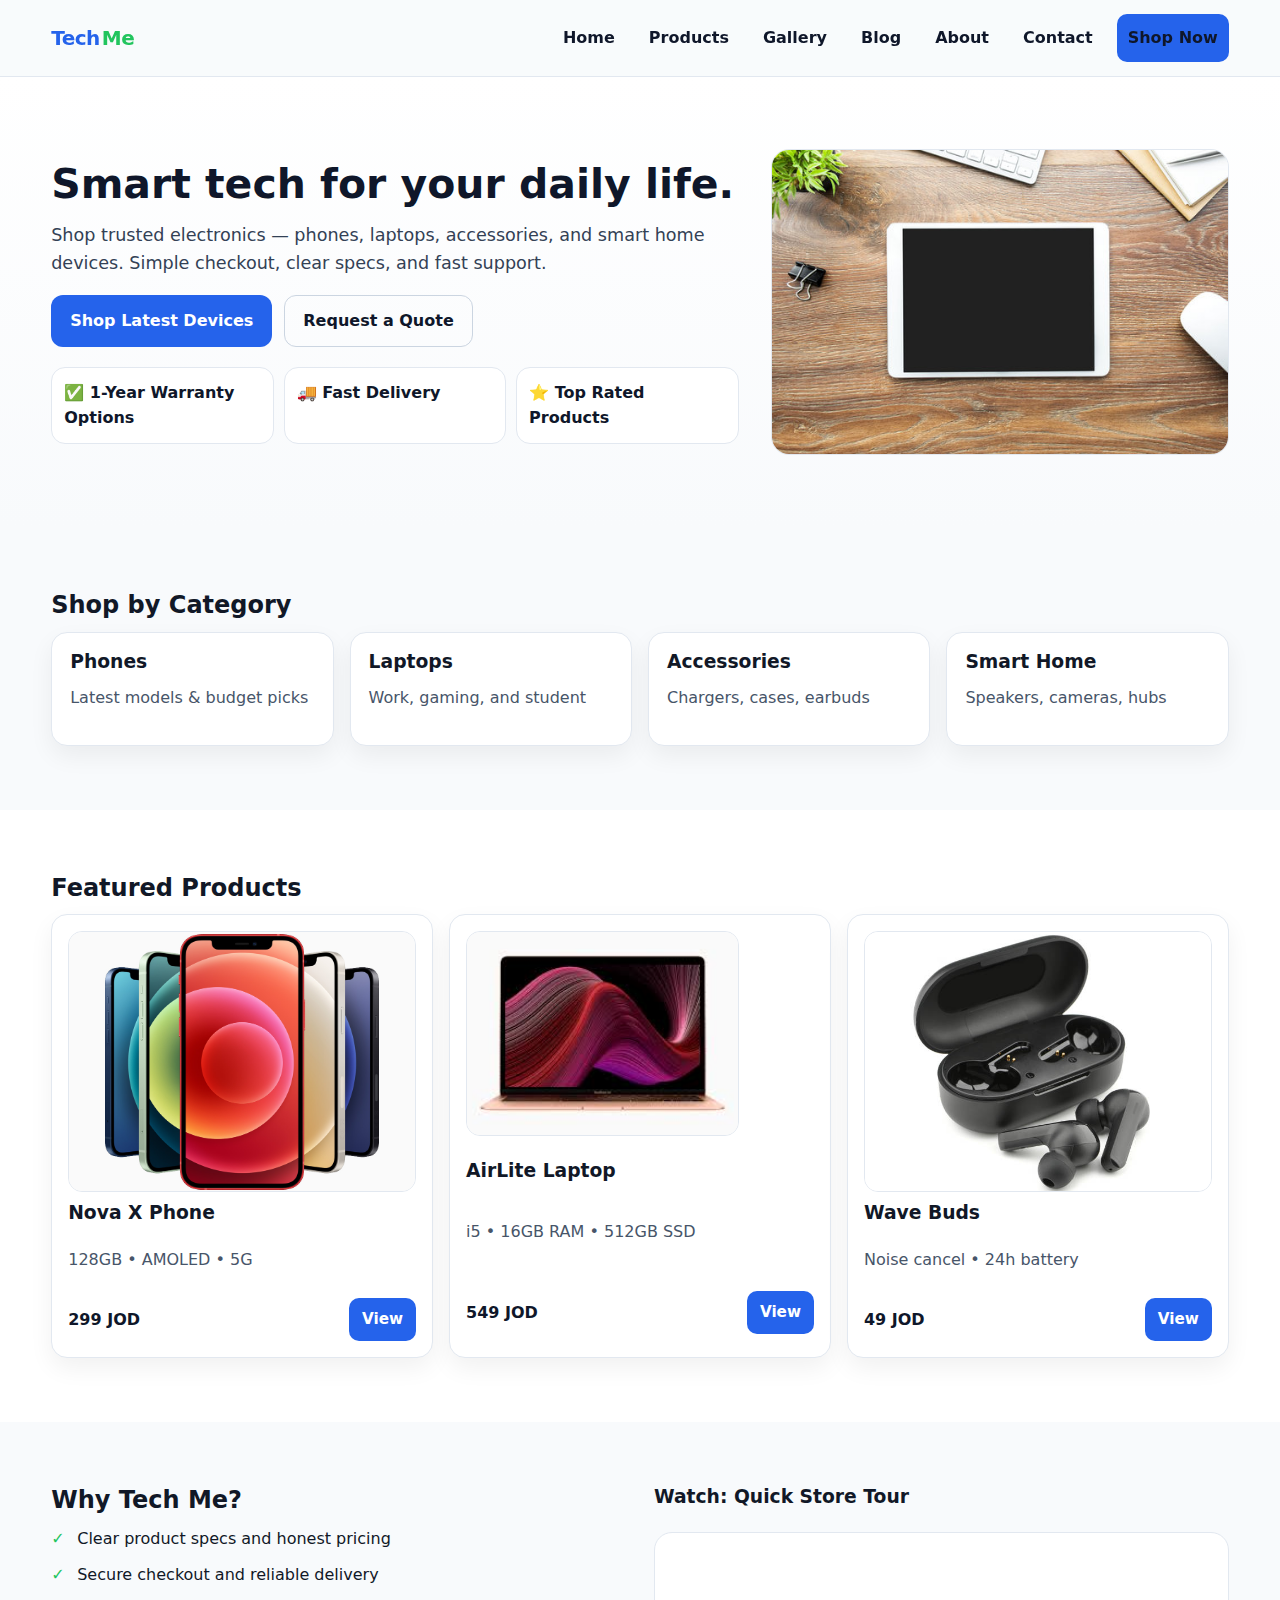
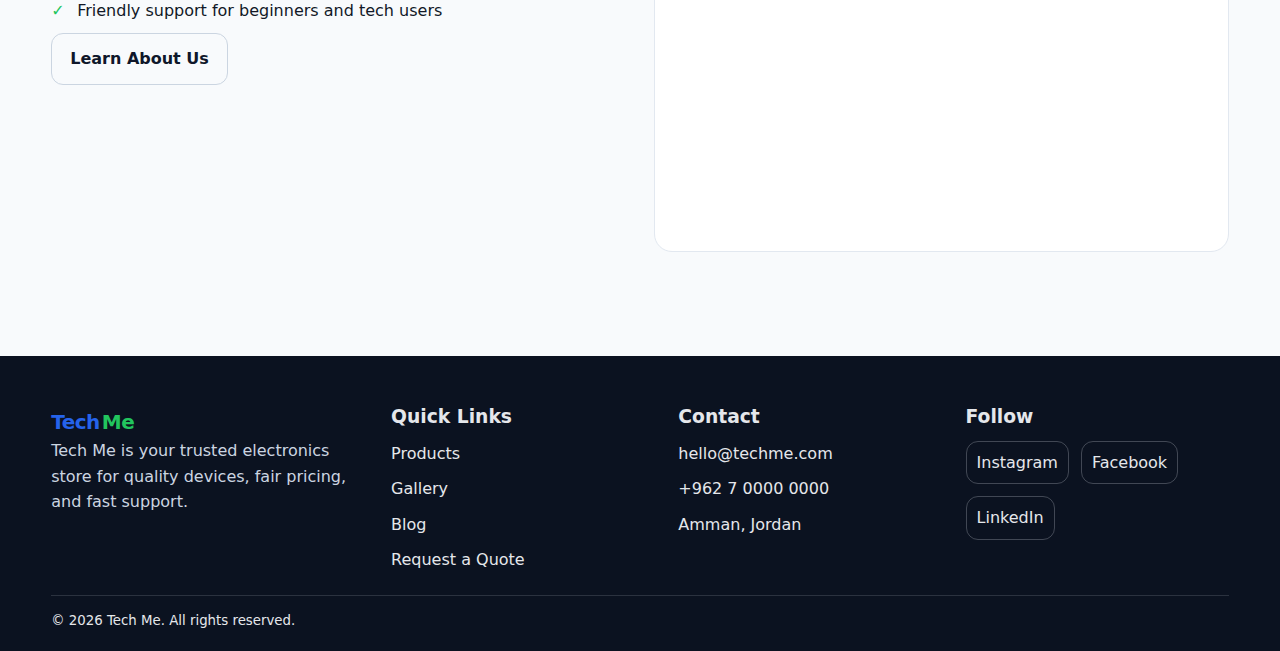
<file: index.html>
<!doctype html>
<html lang="en">
<head>
  <meta charset="utf-8" />
  <meta name="viewport" content="width=device-width, initial-scale=1" />
  <title>Tech Me | Electronics Store</title>
  <link rel="stylesheet" href="assets/css/style.css" />
  <script defer src="assets/js/main.js"></script>
</head>
<body>
<header class="site-header">
  <div class="container header-inner">
    <a class="logo" href="index.html" aria-label="Tech Me Home">
      <span class="logo-tech">Tech</span><span class="logo-me">Me</span>
    </a>

    <button class="nav-toggle" aria-expanded="false" aria-controls="primary-nav">
      <span class="sr-only">Open menu</span>
      ☰
    </button>

    <nav id="primary-nav" class="site-nav" aria-label="Primary">
      <a href="index.html">Home</a>
      <a href="products.html">Products</a>
      <a href="gallery.html">Gallery</a>
      <a href="blog.html">Blog</a>
      <a href="about.html">About</a>
      <a href="contact.html">Contact</a>
      <a class="btn btn-primary" href="quote.html">Shop Now</a>
    </nav>
  </div>
</header>



  <main>
    <section class="hero">
      <div class="container hero-grid">
        <div>
          <h1>Smart tech for your daily life.</h1>
          <p class="lead">
            Shop trusted electronics — phones, laptops, accessories, and smart home devices.
            Simple checkout, clear specs, and fast support.
          </p>
          <div class="actions">
            <a class="btn btn-primary" href="products.html">Shop Latest Devices</a>
            <a class="btn btn-outline" href="quote.html">Request a Quote</a>
          </div>

          <div class="trust-bar">
            <div class="trust-item">✅ 1-Year Warranty Options</div>
            <div class="trust-item">🚚 Fast Delivery</div>
            <div class="trust-item">⭐ Top Rated Products</div>
          </div>
        </div>

        <div class="hero-media">
          <img src="assets/images/hero.jpg" alt="Assorted electronics devices on a desk" />
        </div>
      </div>
    </section>

    <section class="section">
      <div class="container">
        <h2>Shop by Category</h2>
        <div class="grid cards-4">
          <a class="card" href="products.html#phones">
            <h3>Phones</h3>
            <p class="muted">Latest models & budget picks</p>
          </a>
          <a class="card" href="products.html#laptops">
            <h3>Laptops</h3>
            <p class="muted">Work, gaming, and student</p>
          </a>
          <a class="card" href="products.html#accessories">
            <h3>Accessories</h3>
            <p class="muted">Chargers, cases, earbuds</p>
          </a>
          <a class="card" href="products.html#smarthome">
            <h3>Smart Home</h3>
            <p class="muted">Speakers, cameras, hubs</p>
          </a>
        </div>
      </div>
    </section>

    <section class="section alt">
      <div class="container">
        <h2>Featured Products</h2>
        <div class="grid products-3">
          <article class="product-card">
            <img src="assets/images/p1.jpg" alt="Smartphone product photo" />
            <h3>Nova X Phone</h3>
            <p class="muted">128GB • AMOLED • 5G</p>
            <div class="row">
              <span class="price">299 JOD</span>
              <a class="btn btn-sm btn-primary" href="product.html">View</a>
            </div>
          </article>

          <article class="product-card">
            <img src="assets/images/p2.jpg" alt="Laptop product photo" />
            <h3>AirLite Laptop</h3>
            <p class="muted">i5 • 16GB RAM • 512GB SSD</p>
            <div class="row">
              <span class="price">549 JOD</span>
              <a class="btn btn-sm btn-primary" href="product.html">View</a>
            </div>
          </article>

          <article class="product-card">
            <img src="assets/images/p3.jpg" alt="Wireless earbuds photo" />
            <h3>Wave Buds</h3>
            <p class="muted">Noise cancel • 24h battery</p>
            <div class="row">
              <span class="price">49 JOD</span>
              <a class="btn btn-sm btn-primary" href="product.html">View</a>
            </div>
          </article>
        </div>
      </div>
    </section>

    <section class="section">
      <div class="container two-col">
        <div>
          <h2>Why Tech Me?</h2>
          <ul class="checklist">
            <li>Clear product specs and honest pricing</li>
            <li>Secure checkout and reliable delivery</li>
            <li>Friendly support for beginners and tech users</li>
          </ul>
          <a class="btn btn-outline" href="about.html">Learn About Us</a>
        </div>

        <div class="video">
          <h3>Watch: Quick Store Tour</h3>
          <div class="video-frame">
            
            <iframe
              src="https://www.youtube.com/embed/watch?v=t-j3dXD2vA8"
              title="Tech Me video"
              frameborder="0"
              allow="accelerometer; autoplay; clipboard-write; encrypted-media; gyroscope; picture-in-picture"
              allowfullscreen>
            </iframe>
          </div>
        </div>
      </div>
    </section>
  </main>

  
<footer class="site-footer">
  <div class="container footer-grid">
    <div>
      <a class="logo" href="index.html">
        <span class="logo-tech">Tech</span><span class="logo-me">Me</span>
      </a>
      <p class="muted">
        Tech Me is your trusted electronics store for quality devices, fair pricing,
        and fast support.
      </p>
    </div>

    <div>
      <h3>Quick Links</h3>
      <ul class="footer-links">
        <li><a href="products.html">Products</a></li>
        <li><a href="gallery.html">Gallery</a></li>
        <li><a href="blog.html">Blog</a></li>
        <li><a href="quote.html">Request a Quote</a></li>
      </ul>
    </div>

    <div>
      <h3>Contact</h3>
      <ul class="footer-links">
        <li><a href="mailto:hello@techme.com">hello@techme.com</a></li>
        <li><a href="tel:+962700000000">+962 7 0000 0000</a></li>
        <li>Amman, Jordan</li>
      </ul>
    </div>

    <div>
      <h3>Follow</h3>
      <div class="social">
        <a href="#" aria-label="Instagram">Instagram</a>
        <a href="#" aria-label="Facebook">Facebook</a>
        <a href="#" aria-label="LinkedIn">LinkedIn</a>
      </div>
    </div>
  </div>

  <div class="container footer-bottom">
    <small>© <span id="year"></span> Tech Me. All rights reserved.</small>
  </div>
</footer>


</body>
</html>
</file>
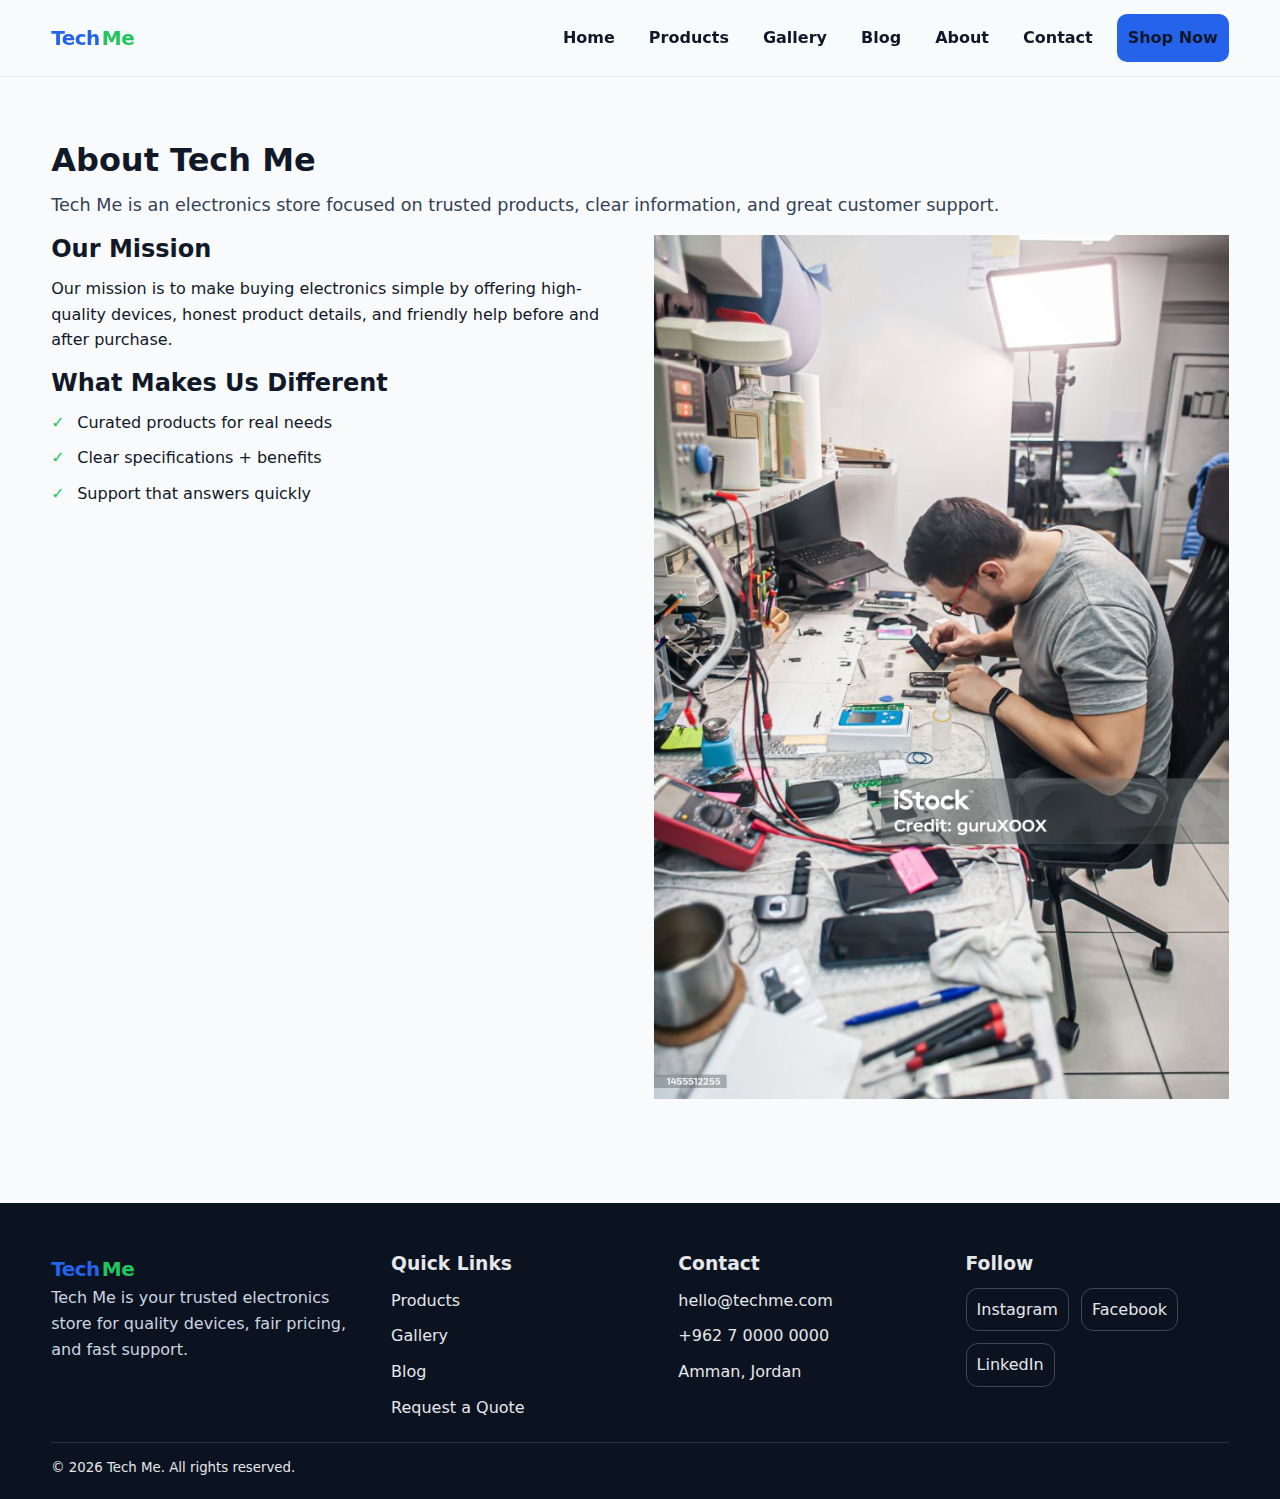
<file: about.html>
<!doctype html>
<html lang="en">
<head>
  <meta charset="utf-8" />
  <meta name="viewport" content="width=device-width, initial-scale=1" />
  <title>About | Tech Me</title>
  <link rel="stylesheet" href="assets/css/style.css" />
  <script defer src="assets/js/main.js"></script>
</head>
<body>

  <header class="site-header">
  <div class="container header-inner">
    <a class="logo" href="index.html" aria-label="Tech Me Home">
      <span class="logo-tech">Tech</span><span class="logo-me">Me</span>
    </a>

    <button class="nav-toggle" aria-expanded="false" aria-controls="primary-nav">
      <span class="sr-only">Open menu</span>
      ☰
    </button>

    <nav id="primary-nav" class="site-nav" aria-label="Primary">
      <a href="index.html">Home</a>
      <a href="products.html">Products</a>
      <a href="gallery.html">Gallery</a>
      <a href="blog.html">Blog</a>
      <a href="about.html">About</a>
      <a href="contact.html">Contact</a>
      <a class="btn btn-primary" href="quote.html">Shop Now</a>
    </nav>
  </div>
</header>


  <main class="section">
    <div class="container">
      <h1>About Tech Me</h1>
      <p class="lead">
        Tech Me is an electronics store focused on trusted products, clear information,
        and great customer support.
      </p>

      <div class="two-col">
        <div>
          <h2>Our Mission</h2>
          <p>
            Our mission is to make buying electronics simple by offering high-quality devices,
            honest product details, and friendly help before and after purchase.
          </p>

          <h2>What Makes Us Different</h2>
          <ul class="checklist">
            <li>Curated products for real needs</li>
            <li>Clear specifications + benefits</li>
            <li>Support that answers quickly</li>
          </ul>
        </div>

        <div>
          <img src="assets/images/about.jpg" alt="Tech Me team working with electronics" />
        </div>
      </div>
    </div>
  </main>

  <footer class="site-footer">
  <div class="container footer-grid">
    <div>
      <a class="logo" href="index.html">
        <span class="logo-tech">Tech</span><span class="logo-me">Me</span>
      </a>
      <p class="muted">
        Tech Me is your trusted electronics store for quality devices, fair pricing,
        and fast support.
      </p>
    </div>

    <div>
      <h3>Quick Links</h3>
      <ul class="footer-links">
        <li><a href="products.html">Products</a></li>
        <li><a href="gallery.html">Gallery</a></li>
        <li><a href="blog.html">Blog</a></li>
        <li><a href="quote.html">Request a Quote</a></li>
      </ul>
    </div>

    <div>
      <h3>Contact</h3>
      <ul class="footer-links">
        <li><a href="mailto:hello@techme.com">hello@techme.com</a></li>
        <li><a href="tel:+962700000000">+962 7 0000 0000</a></li>
        <li>Amman, Jordan</li>
      </ul>
    </div>

    <div>
      <h3>Follow</h3>
      <div class="social">
        <a href="#" aria-label="Instagram">Instagram</a>
        <a href="#" aria-label="Facebook">Facebook</a>
        <a href="#" aria-label="LinkedIn">LinkedIn</a>
      </div>
    </div>
  </div>

  <div class="container footer-bottom">
    <small>© <span id="year"></span> Tech Me. All rights reserved.</small>
  </div>
</footer>


</body>
</html>
</file>
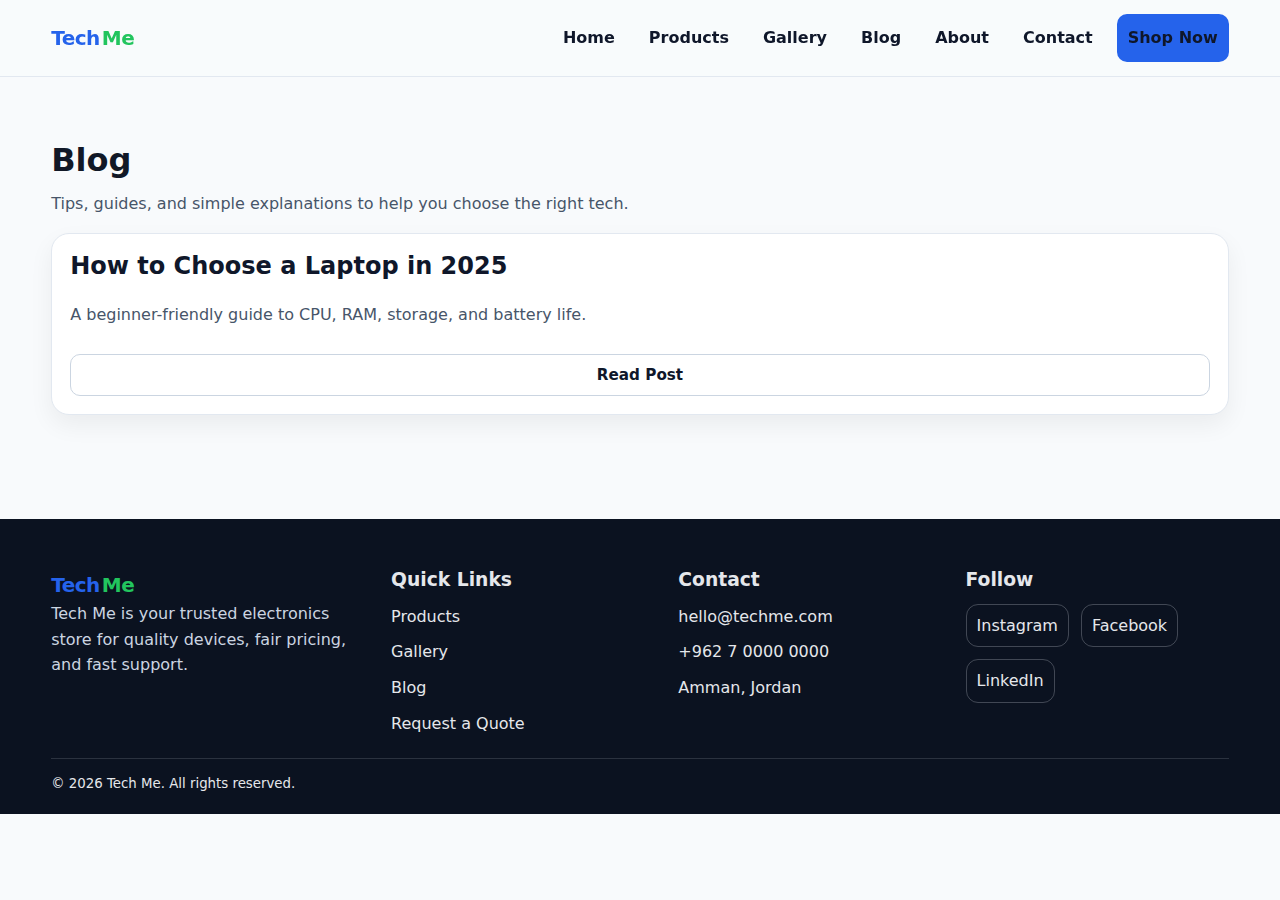
<file: blog.html>
<!doctype html>
<html lang="en">
<head>
  <meta charset="utf-8" />
  <meta name="viewport" content="width=device-width, initial-scale=1" />
  <title>Blog | Tech Me</title>
  <link rel="stylesheet" href="assets/css/style.css" />
  <script defer src="assets/js/main.js"></script>
</head>
<body>
<header class="site-header">
  <div class="container header-inner">
    <a class="logo" href="index.html" aria-label="Tech Me Home">
      <span class="logo-tech">Tech</span><span class="logo-me">Me</span>
    </a>

    <button class="nav-toggle" aria-expanded="false" aria-controls="primary-nav">
      <span class="sr-only">Open menu</span>
      ☰
    </button>

    <nav id="primary-nav" class="site-nav" aria-label="Primary">
      <a href="index.html">Home</a>
      <a href="products.html">Products</a>
      <a href="gallery.html">Gallery</a>
      <a href="blog.html">Blog</a>
      <a href="about.html">About</a>
      <a href="contact.html">Contact</a>
      <a class="btn btn-primary" href="quote.html">Shop Now</a>
    </nav>
  </div>
</header>

  

  <main class="section">
    <div class="container">
      <h1>Blog</h1>
      <p class="muted">Tips, guides, and simple explanations to help you choose the right tech.</p>

      <article class="blog-card">
        <h2><a href="post.html">How to Choose a Laptop in 2025</a></h2>
        <p class="muted">A beginner-friendly guide to CPU, RAM, storage, and battery life.</p>
        <a class="btn btn-sm btn-outline" href="post.html">Read Post</a>
      </article>
    </div>
  </main>

  <footer class="site-footer">
  <div class="container footer-grid">
    <div>
      <a class="logo" href="index.html">
        <span class="logo-tech">Tech</span><span class="logo-me">Me</span>
      </a>
      <p class="muted">
        Tech Me is your trusted electronics store for quality devices, fair pricing,
        and fast support.
      </p>
    </div>

    <div>
      <h3>Quick Links</h3>
      <ul class="footer-links">
        <li><a href="products.html">Products</a></li>
        <li><a href="gallery.html">Gallery</a></li>
        <li><a href="blog.html">Blog</a></li>
        <li><a href="quote.html">Request a Quote</a></li>
      </ul>
    </div>

    <div>
      <h3>Contact</h3>
      <ul class="footer-links">
        <li><a href="mailto:hello@techme.com">hello@techme.com</a></li>
        <li><a href="tel:+962700000000">+962 7 0000 0000</a></li>
        <li>Amman, Jordan</li>
      </ul>
    </div>

    <div>
      <h3>Follow</h3>
      <div class="social">
        <a href="#" aria-label="Instagram">Instagram</a>
        <a href="#" aria-label="Facebook">Facebook</a>
        <a href="#" aria-label="LinkedIn">LinkedIn</a>
      </div>
    </div>
  </div>

  <div class="container footer-bottom">
    <small>© <span id="year"></span> Tech Me. All rights reserved.</small>
  </div>
</footer>


</body>
</html>
</file>
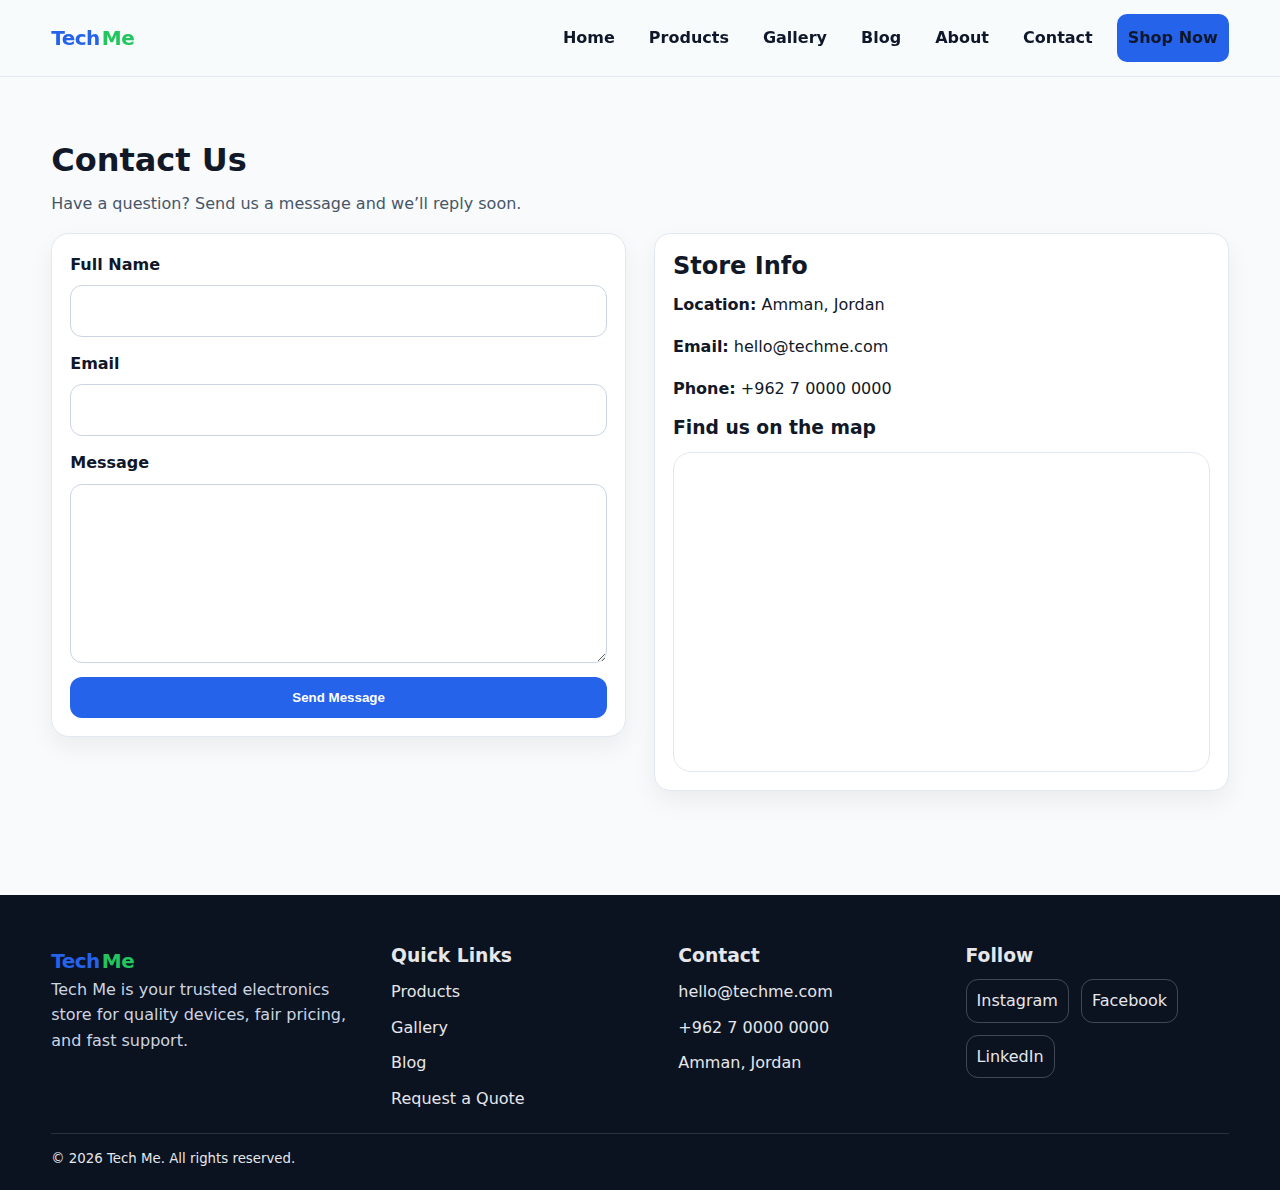
<file: contact.html>
<!doctype html>
<html lang="en">
<head>
  <meta charset="utf-8" />
  <meta name="viewport" content="width=device-width, initial-scale=1" />
  <title>Contact | Tech Me</title>
  <link rel="stylesheet" href="assets/css/style.css" />
  <script defer src="assets/js/main.js"></script>
</head>
<body>

  <header class="site-header">
  <div class="container header-inner">
    <a class="logo" href="index.html" aria-label="Tech Me Home">
      <span class="logo-tech">Tech</span><span class="logo-me">Me</span>
    </a>

    <button class="nav-toggle" aria-expanded="false" aria-controls="primary-nav">
      <span class="sr-only">Open menu</span>
      ☰
    </button>

    <nav id="primary-nav" class="site-nav" aria-label="Primary">
      <a href="index.html">Home</a>
      <a href="products.html">Products</a>
      <a href="gallery.html">Gallery</a>
      <a href="blog.html">Blog</a>
      <a href="about.html">About</a>
      <a href="contact.html">Contact</a>
      <a class="btn btn-primary" href="quote.html">Shop Now</a>
    </nav>
  </div>
</header>


  <main class="section">
    <div class="container">
      <h1>Contact Us</h1>
      <p class="muted">Have a question? Send us a message and we’ll reply soon.</p>

      <div class="two-col">
        <form class="form" action="#" method="post">
          <label>
            Full Name
            <input type="text" name="name" required />
          </label>

          <label>
            Email
            <input type="email" name="email" required />
          </label>

          <label>
            Message
            <textarea name="message" rows="6" required></textarea>
          </label>

          <button class="btn btn-primary" type="submit">Send Message</button>
        </form>

        <div class="card">
          <h2>Store Info</h2>
          <p><strong>Location:</strong> Amman, Jordan</p>
          <p><strong>Email:</strong> hello@techme.com</p>
          <p><strong>Phone:</strong> +962 7 0000 0000</p>

          <h3>Find us on the map</h3>
          <div class="map-frame">
            <iframe
              title="Tech Me map"
              src="https://www.google.com/maps?q=Amman%20Jordan&output=embed"
              loading="lazy">
            </iframe>
          </div>
        </div>
      </div>
    </div>
  </main>

  <footer class="site-footer">
  <div class="container footer-grid">
    <div>
      <a class="logo" href="index.html">
        <span class="logo-tech">Tech</span><span class="logo-me">Me</span>
      </a>
      <p class="muted">
        Tech Me is your trusted electronics store for quality devices, fair pricing,
        and fast support.
      </p>
    </div>

    <div>
      <h3>Quick Links</h3>
      <ul class="footer-links">
        <li><a href="products.html">Products</a></li>
        <li><a href="gallery.html">Gallery</a></li>
        <li><a href="blog.html">Blog</a></li>
        <li><a href="quote.html">Request a Quote</a></li>
      </ul>
    </div>

    <div>
      <h3>Contact</h3>
      <ul class="footer-links">
        <li><a href="mailto:hello@techme.com">hello@techme.com</a></li>
        <li><a href="tel:+962700000000">+962 7 0000 0000</a></li>
        <li>Amman, Jordan</li>
      </ul>
    </div>

    <div>
      <h3>Follow</h3>
      <div class="social">
        <a href="#" aria-label="Instagram">Instagram</a>
        <a href="#" aria-label="Facebook">Facebook</a>
        <a href="#" aria-label="LinkedIn">LinkedIn</a>
      </div>
    </div>
  </div>

  <div class="container footer-bottom">
    <small>© <span id="year"></span> Tech Me. All rights reserved.</small>
  </div>
</footer>


</body>
</html>
</file>
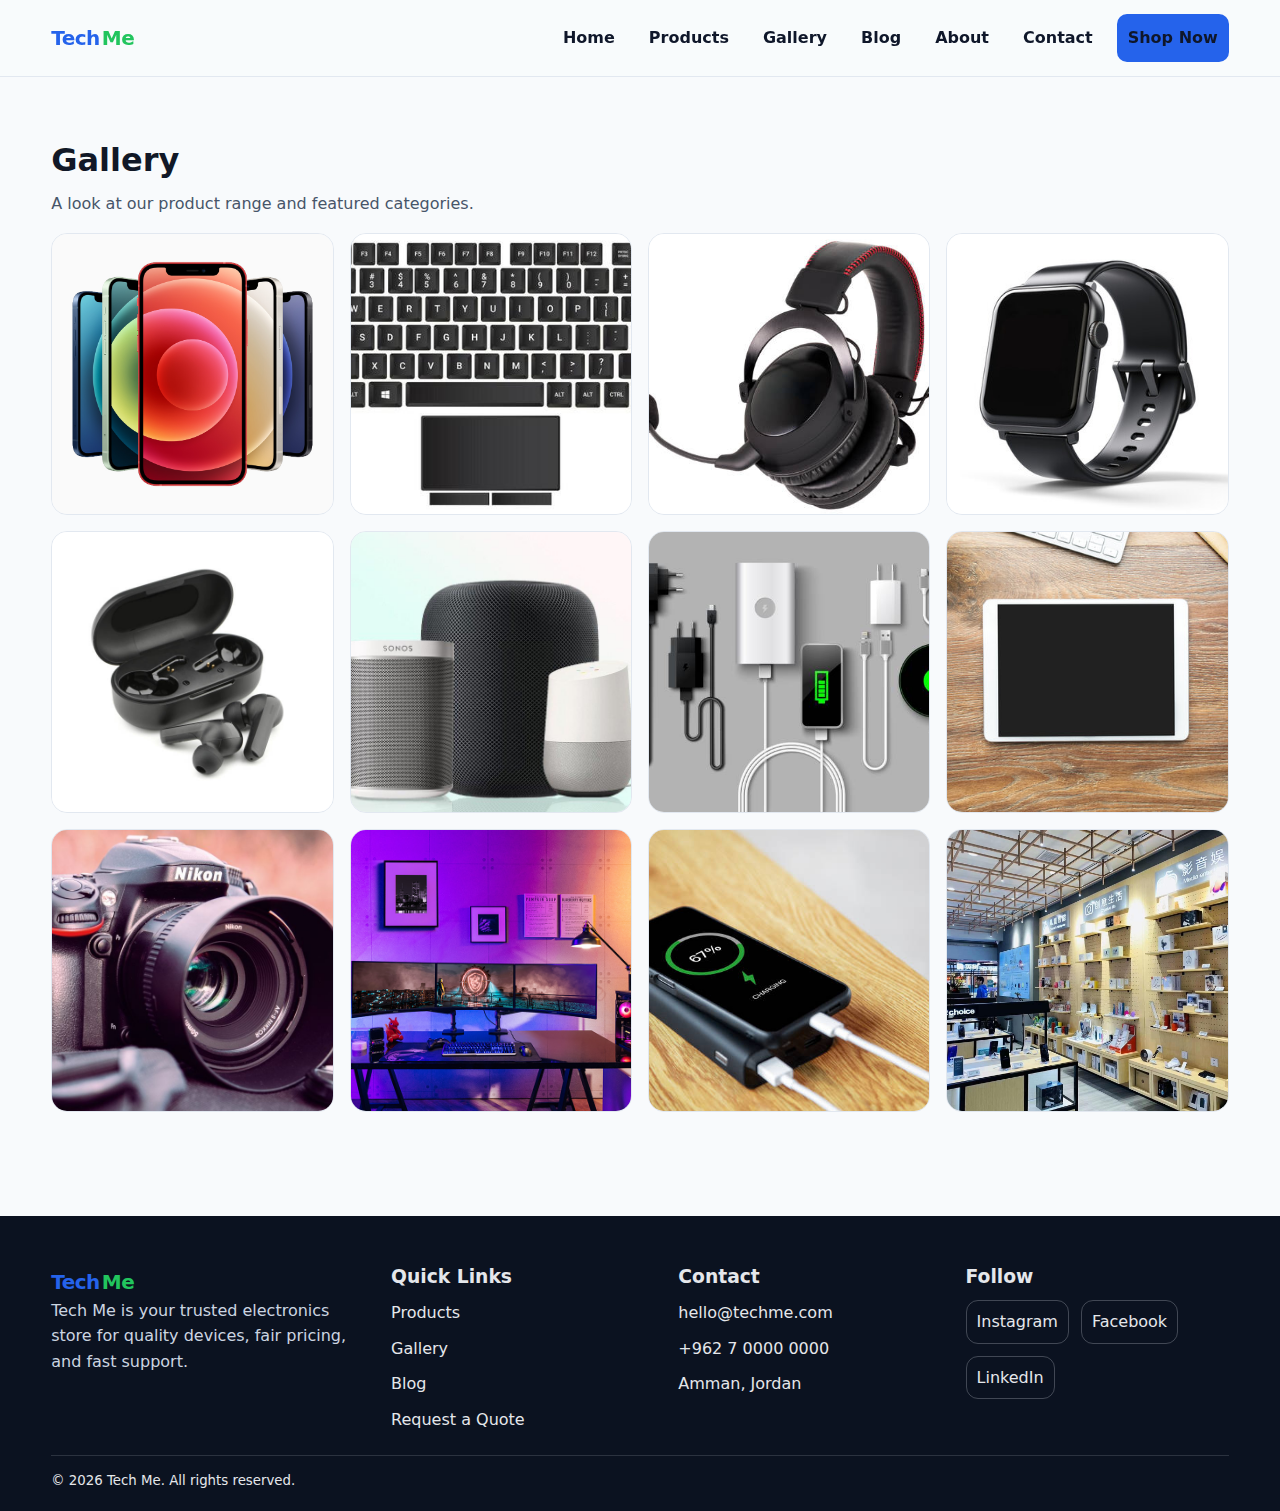
<file: gallery.html>
<!doctype html>
<html lang="en">
<head>
  <meta charset="utf-8" />
  <meta name="viewport" content="width=device-width, initial-scale=1" />
  <title>Gallery | Tech Me</title>
  <link rel="stylesheet" href="assets/css/style.css" />
  <script defer src="assets/js/main.js"></script>
</head>
<body>
<header class="site-header">
  <div class="container header-inner">
    <a class="logo" href="index.html" aria-label="Tech Me Home">
      <span class="logo-tech">Tech</span><span class="logo-me">Me</span>
    </a>

    <button class="nav-toggle" aria-expanded="false" aria-controls="primary-nav">
      <span class="sr-only">Open menu</span>
      ☰
    </button>

    <nav id="primary-nav" class="site-nav" aria-label="Primary">
      <a href="index.html">Home</a>
      <a href="products.html">Products</a>
      <a href="gallery.html">Gallery</a>
      <a href="blog.html">Blog</a>
      <a href="about.html">About</a>
      <a href="contact.html">Contact</a>
      <a class="btn btn-primary" href="quote.html">Shop Now</a>
    </nav>
  </div>
</header>

  

  <main class="section">
    <div class="container">
      <h1>Gallery</h1>
      <p class="muted">A look at our product range and featured categories.</p>

      <div class="grid gallery-4">
        <img src="assets/images/g1.jpg" alt="Phone display" />
        <img src="assets/images/g2.jpg" alt="Laptop keyboard" />
        <img src="assets/images/g3.jpg" alt="Gaming headset" />
        <img src="assets/images/g4.jpg" alt="Smartwatch" />
        <img src="assets/images/g5.jpg" alt="Wireless earbuds" />
        <img src="assets/images/g6.jpg" alt="Smart home speaker" />
        <img src="assets/images/g7.jpg" alt="Charging accessories" />
        <img src="assets/images/g8.jpg" alt="Tablet on desk" />
        <img src="assets/images/g9.jpg" alt="Camera product photo" />
        <img src="assets/images/g10.jpg" alt="Monitor setup" />
        <img src="assets/images/g11.jpg" alt="Portable power bank" />
        <img src="assets/images/g12.jpg" alt="Store shelf display" />
      </div>
    </div>
  </main>

  <footer class="site-footer">
  <div class="container footer-grid">
    <div>
      <a class="logo" href="index.html">
        <span class="logo-tech">Tech</span><span class="logo-me">Me</span>
      </a>
      <p class="muted">
        Tech Me is your trusted electronics store for quality devices, fair pricing,
        and fast support.
      </p>
    </div>

    <div>
      <h3>Quick Links</h3>
      <ul class="footer-links">
        <li><a href="products.html">Products</a></li>
        <li><a href="gallery.html">Gallery</a></li>
        <li><a href="blog.html">Blog</a></li>
        <li><a href="quote.html">Request a Quote</a></li>
      </ul>
    </div>

    <div>
      <h3>Contact</h3>
      <ul class="footer-links">
        <li><a href="mailto:hello@techme.com">hello@techme.com</a></li>
        <li><a href="tel:+962700000000">+962 7 0000 0000</a></li>
        <li>Amman, Jordan</li>
      </ul>
    </div>

    <div>
      <h3>Follow</h3>
      <div class="social">
        <a href="#" aria-label="Instagram">Instagram</a>
        <a href="#" aria-label="Facebook">Facebook</a>
        <a href="#" aria-label="LinkedIn">LinkedIn</a>
      </div>
    </div>
  </div>

  <div class="container footer-bottom">
    <small>© <span id="year"></span> Tech Me. All rights reserved.</small>
  </div>
</footer>


</body>
</html>
</file>
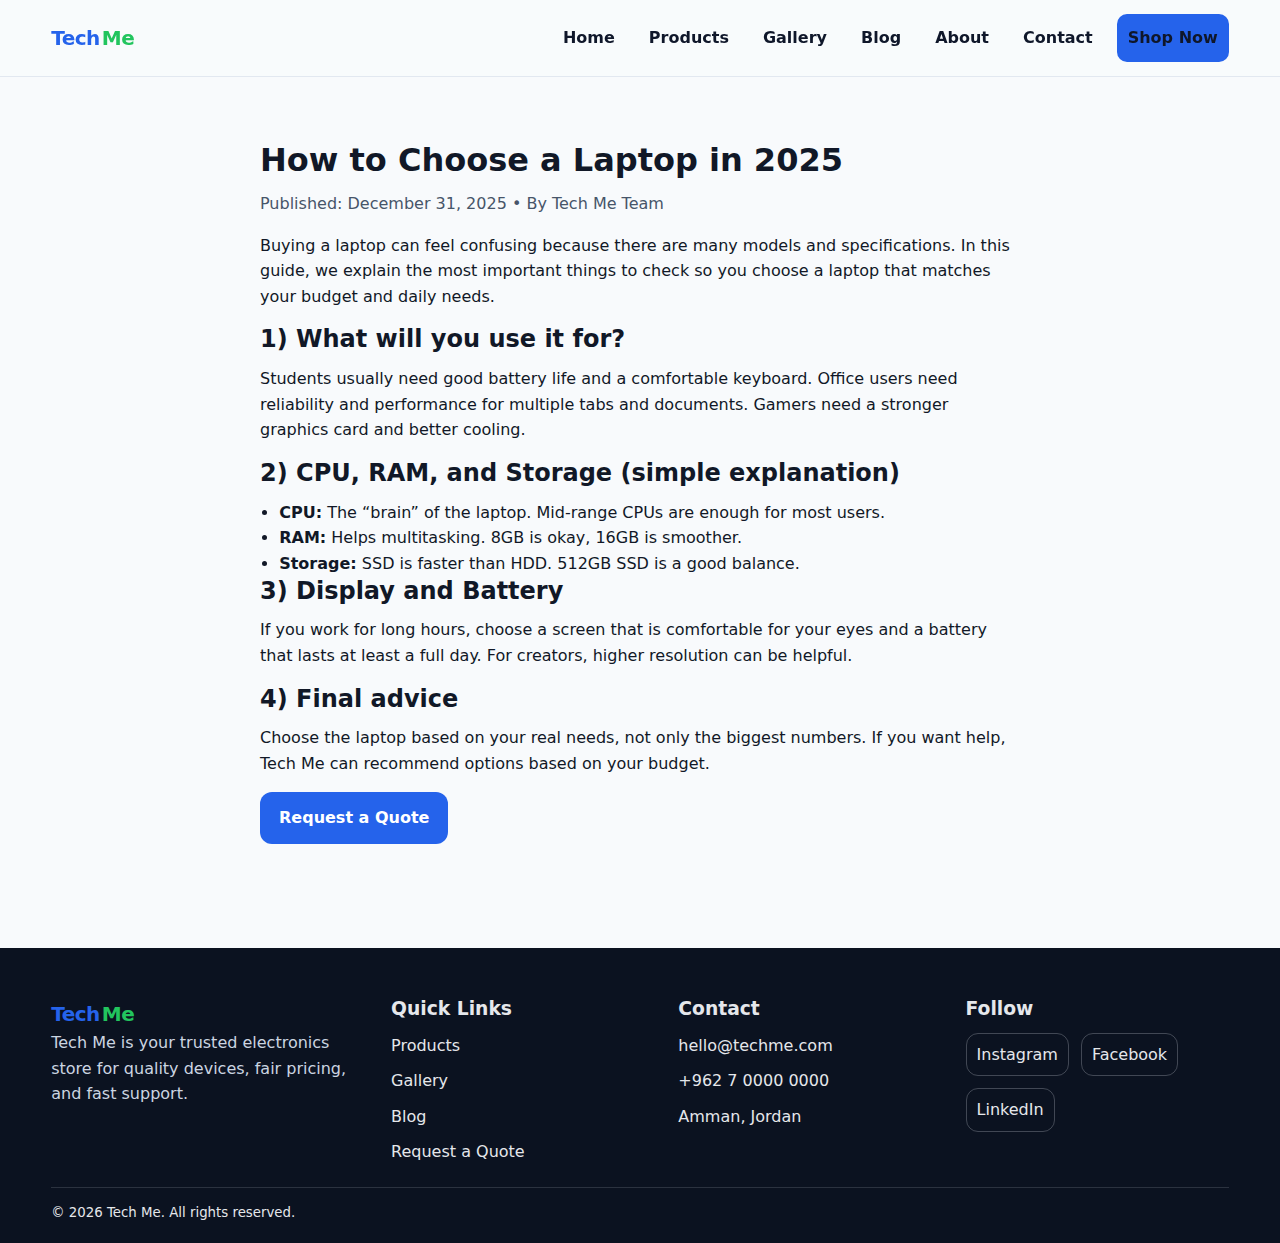
<file: post.html>
<!doctype html>
<html lang="en">
<head>
  <meta charset="utf-8" />
  <meta name="viewport" content="width=device-width, initial-scale=1" />
  <title>How to Choose a Laptop in 2025 | Tech Me</title>
  <link rel="stylesheet" href="assets/css/style.css" />
  <script defer src="assets/js/main.js"></script>
</head>
<body>

  <header class="site-header">
  <div class="container header-inner">
    <a class="logo" href="index.html" aria-label="Tech Me Home">
      <span class="logo-tech">Tech</span><span class="logo-me">Me</span>
    </a>

    <button class="nav-toggle" aria-expanded="false" aria-controls="primary-nav">
      <span class="sr-only">Open menu</span>
      ☰
    </button>

    <nav id="primary-nav" class="site-nav" aria-label="Primary">
      <a href="index.html">Home</a>
      <a href="products.html">Products</a>
      <a href="gallery.html">Gallery</a>
      <a href="blog.html">Blog</a>
      <a href="about.html">About</a>
      <a href="contact.html">Contact</a>
      <a class="btn btn-primary" href="quote.html">Shop Now</a>
    </nav>
  </div>
</header>


  <main class="section">
    <div class="container narrow">
      <h1>How to Choose a Laptop in 2025</h1>
      <p class="muted">Published: December 31, 2025 • By Tech Me Team</p>

      <p>
        Buying a laptop can feel confusing because there are many models and specifications.
        In this guide, we explain the most important things to check so you choose a laptop
        that matches your budget and daily needs.
      </p>

      <h2>1) What will you use it for?</h2>
      <p>
        Students usually need good battery life and a comfortable keyboard. Office users
        need reliability and performance for multiple tabs and documents. Gamers need a
        stronger graphics card and better cooling.
      </p>

      <h2>2) CPU, RAM, and Storage (simple explanation)</h2>
      <ul>
        <li><strong>CPU:</strong> The “brain” of the laptop. Mid-range CPUs are enough for most users.</li>
        <li><strong>RAM:</strong> Helps multitasking. 8GB is okay, 16GB is smoother.</li>
        <li><strong>Storage:</strong> SSD is faster than HDD. 512GB SSD is a good balance.</li>
      </ul>

      <h2>3) Display and Battery</h2>
      <p>
        If you work for long hours, choose a screen that is comfortable for your eyes and
        a battery that lasts at least a full day. For creators, higher resolution can be helpful.
      </p>

      <h2>4) Final advice</h2>
      <p>
        Choose the laptop based on your real needs, not only the biggest numbers.
        If you want help, Tech Me can recommend options based on your budget.
      </p>

      <a class="btn btn-primary" href="quote.html">Request a Quote</a>
    </div>
  </main>

  <footer class="site-footer">
  <div class="container footer-grid">
    <div>
      <a class="logo" href="index.html">
        <span class="logo-tech">Tech</span><span class="logo-me">Me</span>
      </a>
      <p class="muted">
        Tech Me is your trusted electronics store for quality devices, fair pricing,
        and fast support.
      </p>
    </div>

    <div>
      <h3>Quick Links</h3>
      <ul class="footer-links">
        <li><a href="products.html">Products</a></li>
        <li><a href="gallery.html">Gallery</a></li>
        <li><a href="blog.html">Blog</a></li>
        <li><a href="quote.html">Request a Quote</a></li>
      </ul>
    </div>

    <div>
      <h3>Contact</h3>
      <ul class="footer-links">
        <li><a href="mailto:hello@techme.com">hello@techme.com</a></li>
        <li><a href="tel:+962700000000">+962 7 0000 0000</a></li>
        <li>Amman, Jordan</li>
      </ul>
    </div>

    <div>
      <h3>Follow</h3>
      <div class="social">
        <a href="#" aria-label="Instagram">Instagram</a>
        <a href="#" aria-label="Facebook">Facebook</a>
        <a href="#" aria-label="LinkedIn">LinkedIn</a>
      </div>
    </div>
  </div>

  <div class="container footer-bottom">
    <small>© <span id="year"></span> Tech Me. All rights reserved.</small>
  </div>
</footer>


</body>
</html>
</file>
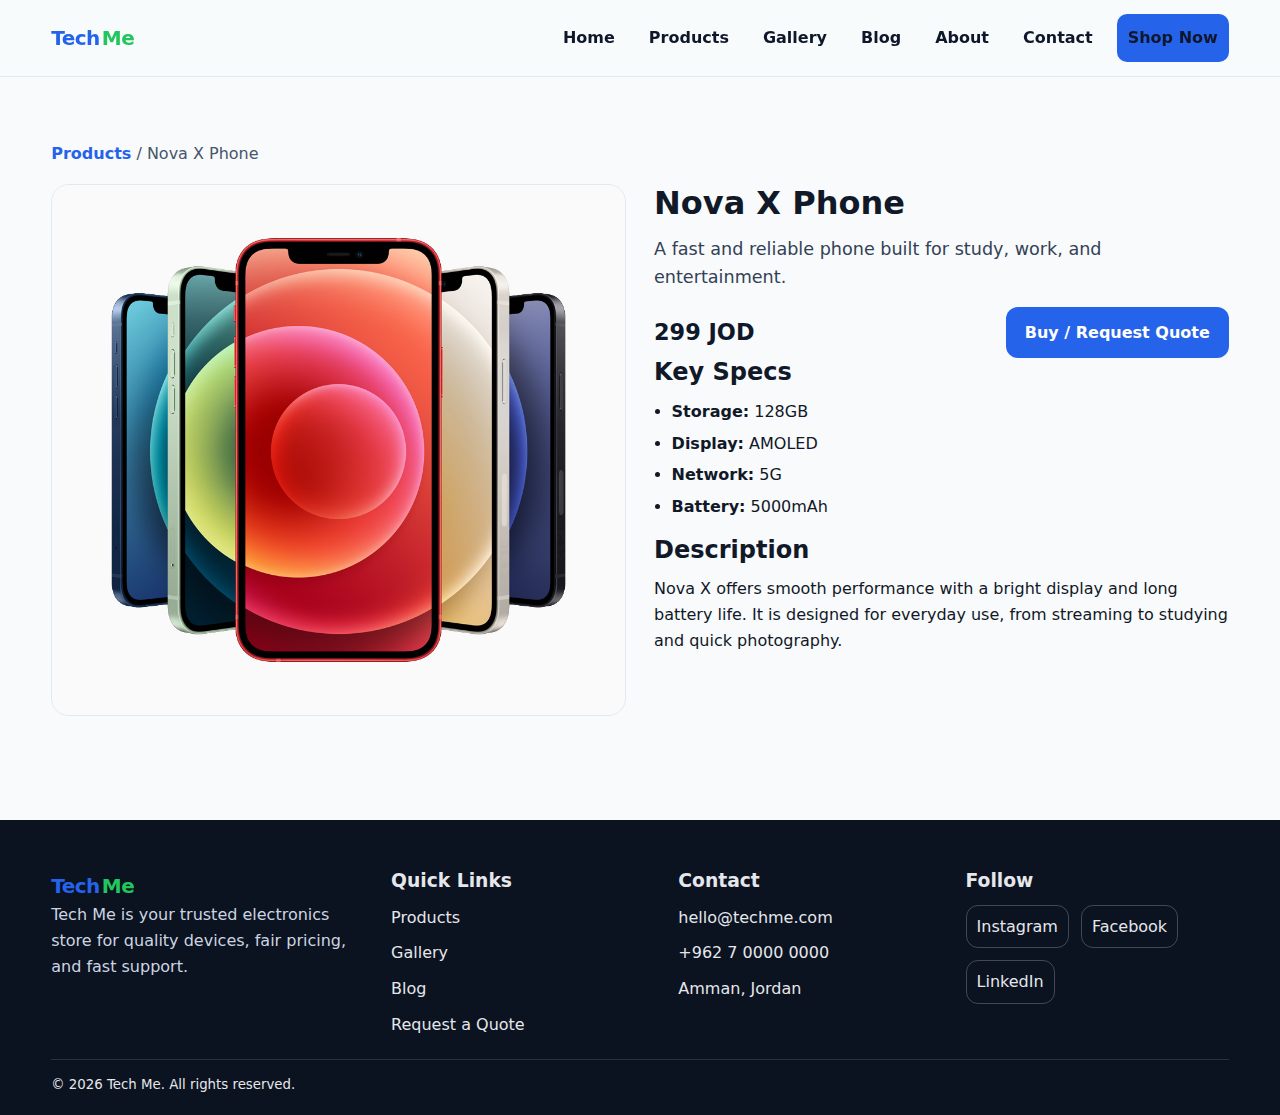
<file: product.html>
<!doctype html>
<html lang="en">
<head>
  <meta charset="utf-8" />
  <meta name="viewport" content="width=device-width, initial-scale=1" />
  <title>Product Details | Tech Me</title>
  <link rel="stylesheet" href="assets/css/style.css" />
  <script defer src="assets/js/main.js"></script>
</head>
<body>

  <header class="site-header">
  <div class="container header-inner">
    <a class="logo" href="index.html" aria-label="Tech Me Home">
      <span class="logo-tech">Tech</span><span class="logo-me">Me</span>
    </a>

    <button class="nav-toggle" aria-expanded="false" aria-controls="primary-nav">
      <span class="sr-only">Open menu</span>
      ☰
    </button>

    <nav id="primary-nav" class="site-nav" aria-label="Primary">
      <a href="index.html">Home</a>
      <a href="products.html">Products</a>
      <a href="gallery.html">Gallery</a>
      <a href="blog.html">Blog</a>
      <a href="about.html">About</a>
      <a href="contact.html">Contact</a>
      <a class="btn btn-primary" href="quote.html">Shop Now</a>
    </nav>
  </div>
</header>


  <main class="section">
    <div class="container">
      <nav class="breadcrumb" aria-label="Breadcrumb">
        <a href="products.html">Products</a> / <span>Nova X Phone</span>
      </nav>

      <div class="product-detail">
        <img src="assets/images/p1.jpg" alt="Nova X Phone" />

        <div>
          <h1>Nova X Phone</h1>
          <p class="lead">A fast and reliable phone built for study, work, and entertainment.</p>

          <div class="row">
            <span class="price big">299 JOD</span>
            <a class="btn btn-primary" href="quote.html">Buy / Request Quote</a>
          </div>

          <h2>Key Specs</h2>
          <ul class="specs">
            <li><strong>Storage:</strong> 128GB</li>
            <li><strong>Display:</strong> AMOLED</li>
            <li><strong>Network:</strong> 5G</li>
            <li><strong>Battery:</strong> 5000mAh</li>
          </ul>

          <h2>Description</h2>
          <p>
            Nova X offers smooth performance with a bright display and long battery life.
            It is designed for everyday use, from streaming to studying and quick photography.
          </p>
        </div>
      </div>
    </div>
  </main>

  <footer class="site-footer">
  <div class="container footer-grid">
    <div>
      <a class="logo" href="index.html">
        <span class="logo-tech">Tech</span><span class="logo-me">Me</span>
      </a>
      <p class="muted">
        Tech Me is your trusted electronics store for quality devices, fair pricing,
        and fast support.
      </p>
    </div>

    <div>
      <h3>Quick Links</h3>
      <ul class="footer-links">
        <li><a href="products.html">Products</a></li>
        <li><a href="gallery.html">Gallery</a></li>
        <li><a href="blog.html">Blog</a></li>
        <li><a href="quote.html">Request a Quote</a></li>
      </ul>
    </div>

    <div>
      <h3>Contact</h3>
      <ul class="footer-links">
        <li><a href="mailto:hello@techme.com">hello@techme.com</a></li>
        <li><a href="tel:+962700000000">+962 7 0000 0000</a></li>
        <li>Amman, Jordan</li>
      </ul>
    </div>

    <div>
      <h3>Follow</h3>
      <div class="social">
        <a href="#" aria-label="Instagram">Instagram</a>
        <a href="#" aria-label="Facebook">Facebook</a>
        <a href="#" aria-label="LinkedIn">LinkedIn</a>
      </div>
    </div>
  </div>

  <div class="container footer-bottom">
    <small>© <span id="year"></span> Tech Me. All rights reserved.</small>
  </div>
</footer>


</body>
</html>
</file>
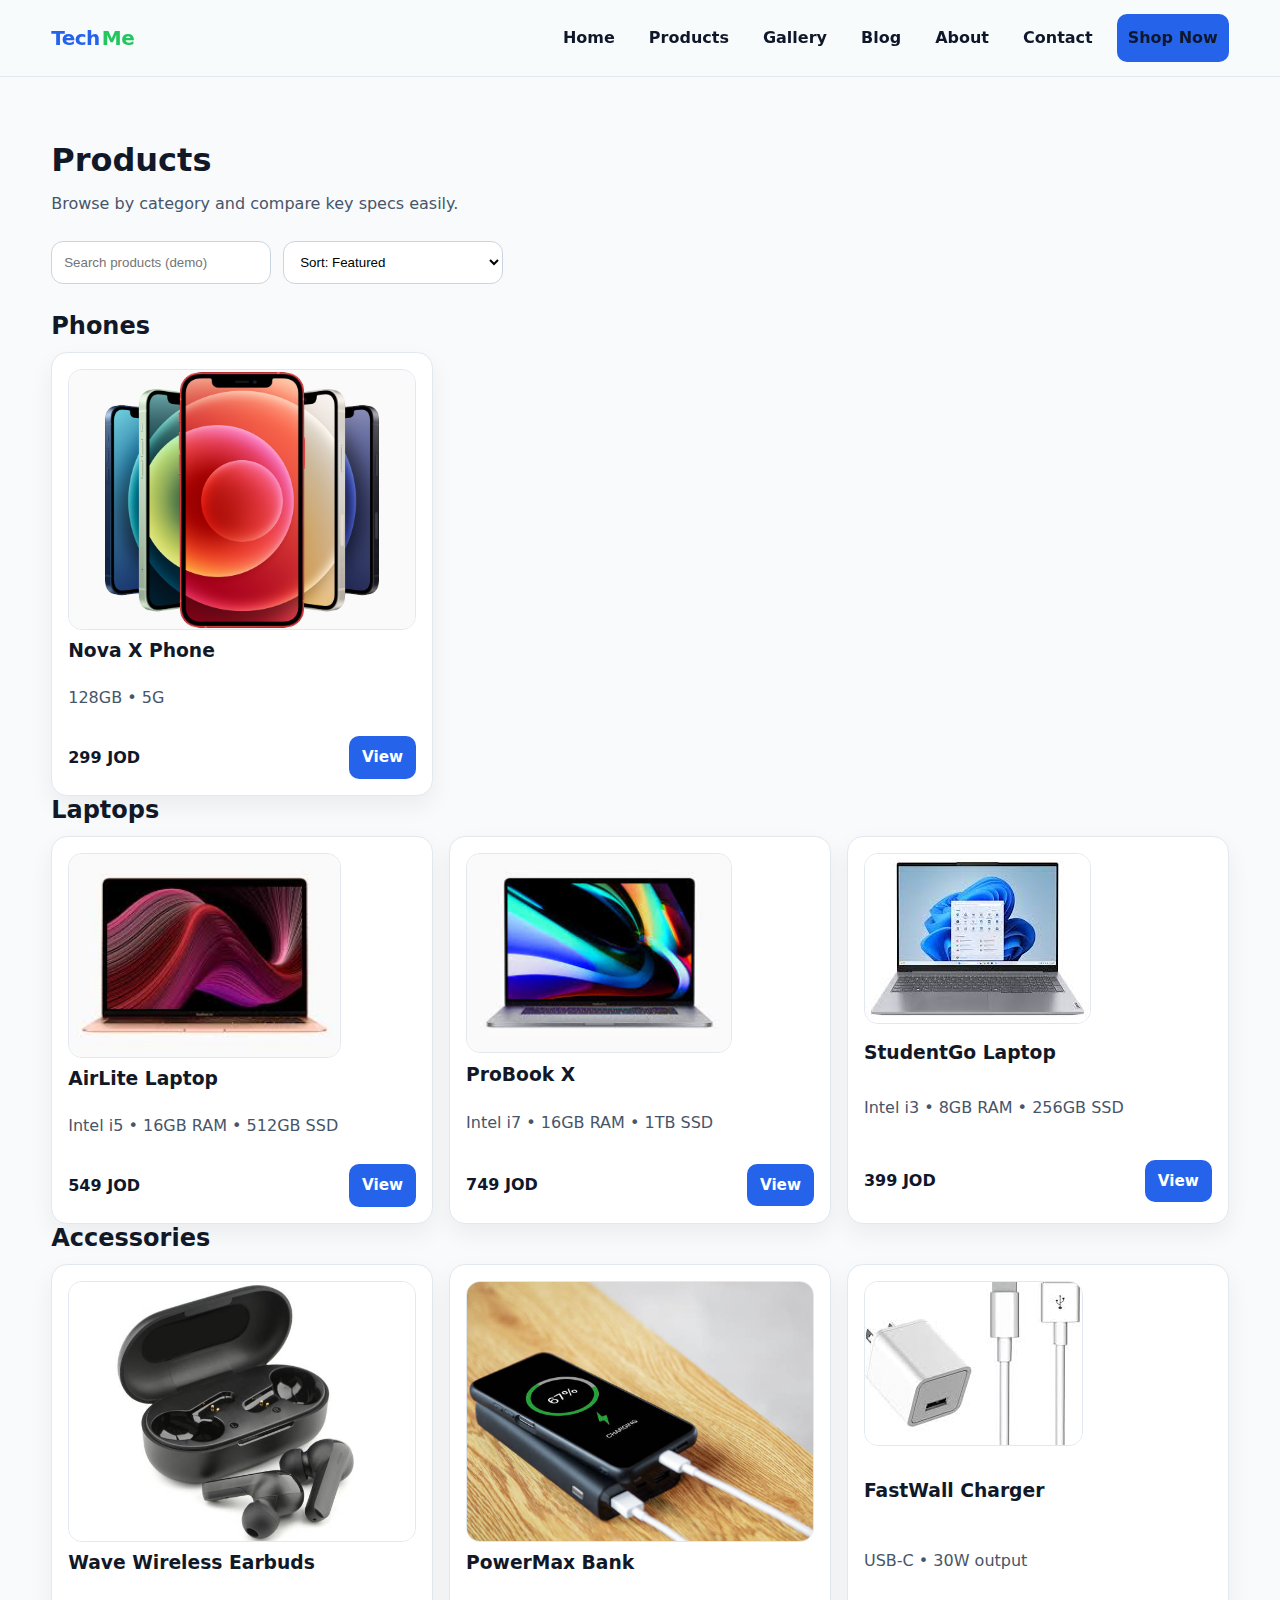
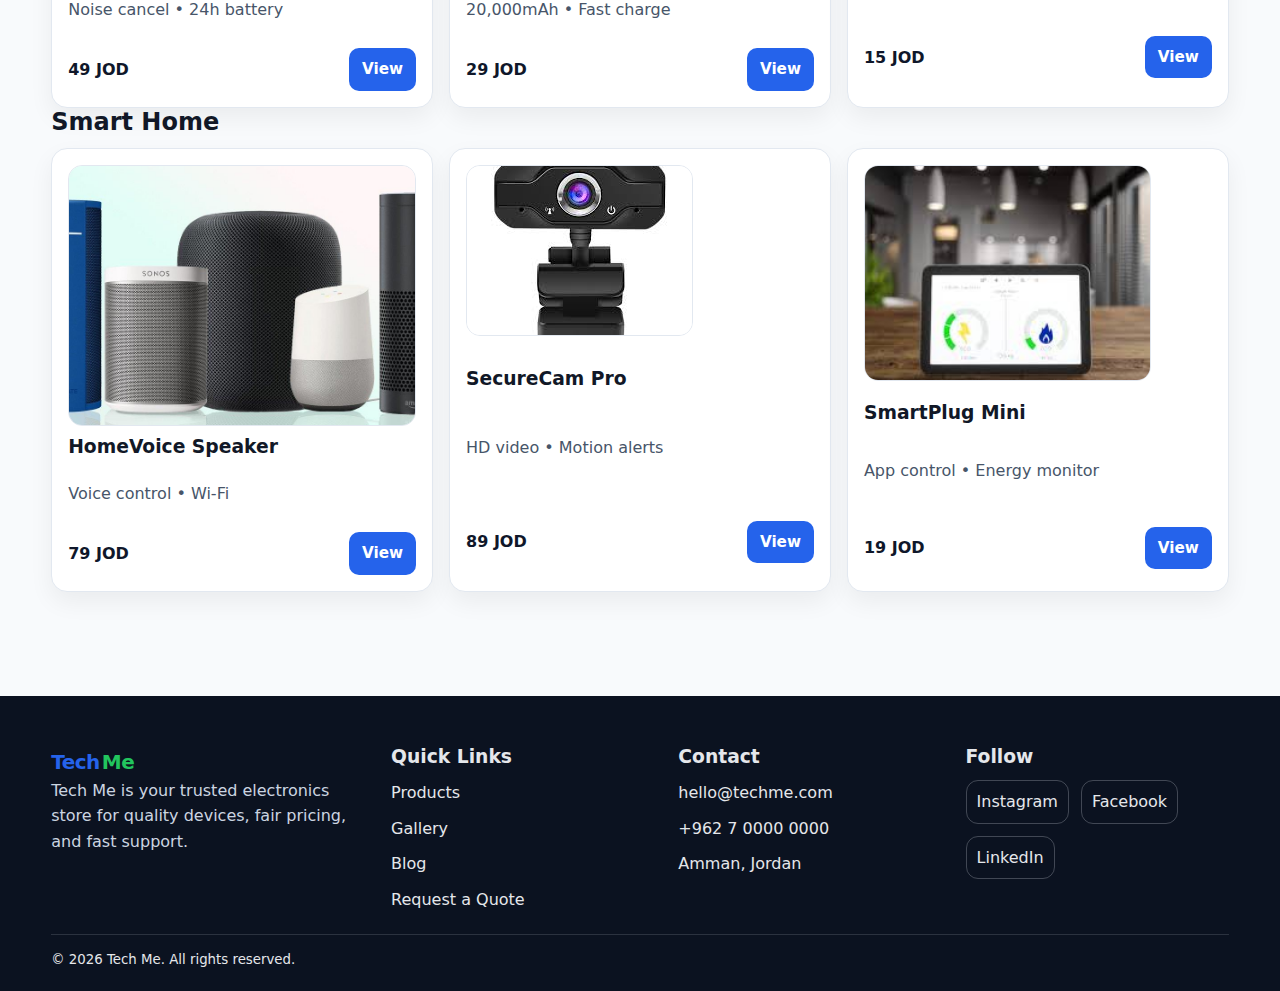
<file: products.html>
<!doctype html>
<html lang="en">
<head>
  <meta charset="utf-8" />
  <meta name="viewport" content="width=device-width, initial-scale=1" />
  <title>Products | Tech Me</title>
  <link rel="stylesheet" href="assets/css/style.css" />
  <script defer src="assets/js/main.js"></script>
</head>
<body>
<header class="site-header">
  <div class="container header-inner">
    <a class="logo" href="index.html" aria-label="Tech Me Home">
      <span class="logo-tech">Tech</span><span class="logo-me">Me</span>
    </a>

    <button class="nav-toggle" aria-expanded="false" aria-controls="primary-nav">
      <span class="sr-only">Open menu</span>
      ☰
    </button>

    <nav id="primary-nav" class="site-nav" aria-label="Primary">
      <a href="index.html">Home</a>
      <a href="products.html">Products</a>
      <a href="gallery.html">Gallery</a>
      <a href="blog.html">Blog</a>
      <a href="about.html">About</a>
      <a href="contact.html">Contact</a>
      <a class="btn btn-primary" href="quote.html">Shop Now</a>
    </nav>
  </div>
</header>

 

  <main class="section">
    <div class="container">
      <header class="page-head">
        <h1>Products</h1>
        <p class="muted">Browse by category and compare key specs easily.</p>
      </header>

      <div class="filters">
        <input type="search" placeholder="Search products (demo)" aria-label="Search products" />
        <select aria-label="Sort products">
          <option>Sort: Featured</option>
          <option>Price: Low to High</option>
          <option>Price: High to Low</option>
        </select>
      </div>

      <h2 id="phones">Phones</h2>
      <div class="grid products-3">
        <article class="product-card">
          <img src="assets/images/phone1.jpg" alt="Phone product image" />
          <h3>Nova X Phone</h3>
          <p class="muted">128GB • 5G</p>
          <div class="row">
            <span class="price">299 JOD</span>
            <a class="btn btn-sm btn-primary" href="product.html">View</a>
          </div>
        </article>
        
      </div>

      <h2 id="laptops">Laptops</h2>
      <div class="grid products-3">
        <article class="product-card">
  <img src="assets/images/laptop1.jpg" alt="AirLite Laptop" />
  <h3>AirLite Laptop</h3>
  <p class="muted">Intel i5 • 16GB RAM • 512GB SSD</p>
  <div class="row">
    <span class="price">549 JOD</span>
    <a class="btn btn-sm btn-primary" href="product.html">View</a>
  </div>
</article>

<article class="product-card">
  <img src="assets/images/laptop2.jpg" alt="ProBook X" />
  <h3>ProBook X</h3>
  <p class="muted">Intel i7 • 16GB RAM • 1TB SSD</p>
  <div class="row">
    <span class="price">749 JOD</span>
    <a class="btn btn-sm btn-primary" href="product.html">View</a>
  </div>
</article>

<article class="product-card">
  <img src="assets/images/laptop3.jpg" alt="StudentGo Laptop" />
  <h3>StudentGo Laptop</h3>
  <p class="muted">Intel i3 • 8GB RAM • 256GB SSD</p>
  <div class="row">
    <span class="price">399 JOD</span>
    <a class="btn btn-sm btn-primary" href="product.html">View</a>
  </div>
</article>

      </div>

      <h2 id="accessories">Accessories</h2>
      <div class="grid products-3">
        <article class="product-card">
  <img src="assets/images/acc1.jpg" alt="Wireless Earbuds" />
  <h3>Wave Wireless Earbuds</h3>
  <p class="muted">Noise cancel • 24h battery</p>
  <div class="row">
    <span class="price">49 JOD</span>
    <a class="btn btn-sm btn-primary" href="product.html">View</a>
  </div>
</article>

<article class="product-card">
  <img src="assets/images/acc2.jpg" alt="Power Bank" />
  <h3>PowerMax Bank</h3>
  <p class="muted">20,000mAh • Fast charge</p>
  <div class="row">
    <span class="price">29 JOD</span>
    <a class="btn btn-sm btn-primary" href="product.html">View</a>
  </div>
</article>

<article class="product-card">
  <img src="assets/images/acc3.jpg" alt="Phone Charger" />
  <h3>FastWall Charger</h3>
  <p class="muted">USB-C • 30W output</p>
  <div class="row">
    <span class="price">15 JOD</span>
    <a class="btn btn-sm btn-primary" href="product.html">View</a>
  </div>
</article>

      </div>

      <h2 id="smarthome">Smart Home</h2>
      <div class="grid products-3">
        <article class="product-card">
  <img src="assets/images/smart1.jpg" alt="Smart Speaker" />
  <h3>HomeVoice Speaker</h3>
  <p class="muted">Voice control • Wi-Fi</p>
  <div class="row">
    <span class="price">79 JOD</span>
    <a class="btn btn-sm btn-primary" href="product.html">View</a>
  </div>
</article>

<article class="product-card">
  <img src="assets/images/smart2.jpg" alt="Smart Camera" />
  <h3>SecureCam Pro</h3>
  <p class="muted">HD video • Motion alerts</p>
  <div class="row">
    <span class="price">89 JOD</span>
    <a class="btn btn-sm btn-primary" href="product.html">View</a>
  </div>
</article>

<article class="product-card">
  <img src="assets/images/smart3.jpg" alt="Smart Plug" />
  <h3>SmartPlug Mini</h3>
  <p class="muted">App control • Energy monitor</p>
  <div class="row">
    <span class="price">19 JOD</span>
    <a class="btn btn-sm btn-primary" href="product.html">View</a>
  </div>
</article>

      </div>
    </div>
  </main>
<footer class="site-footer">
  <div class="container footer-grid">
    <div>
      <a class="logo" href="index.html">
        <span class="logo-tech">Tech</span><span class="logo-me">Me</span>
      </a>
      <p class="muted">
        Tech Me is your trusted electronics store for quality devices, fair pricing,
        and fast support.
      </p>
    </div>

    <div>
      <h3>Quick Links</h3>
      <ul class="footer-links">
        <li><a href="products.html">Products</a></li>
        <li><a href="gallery.html">Gallery</a></li>
        <li><a href="blog.html">Blog</a></li>
        <li><a href="quote.html">Request a Quote</a></li>
      </ul>
    </div>

    <div>
      <h3>Contact</h3>
      <ul class="footer-links">
        <li><a href="mailto:hello@techme.com">hello@techme.com</a></li>
        <li><a href="tel:+962700000000">+962 7 0000 0000</a></li>
        <li>Amman, Jordan</li>
      </ul>
    </div>

    <div>
      <h3>Follow</h3>
      <div class="social">
        <a href="#" aria-label="Instagram">Instagram</a>
        <a href="#" aria-label="Facebook">Facebook</a>
        <a href="#" aria-label="LinkedIn">LinkedIn</a>
      </div>
    </div>
  </div>

  <div class="container footer-bottom">
    <small>© <span id="year"></span> Tech Me. All rights reserved.</small>
  </div>
</footer>

  

</body>
</html>
</file>
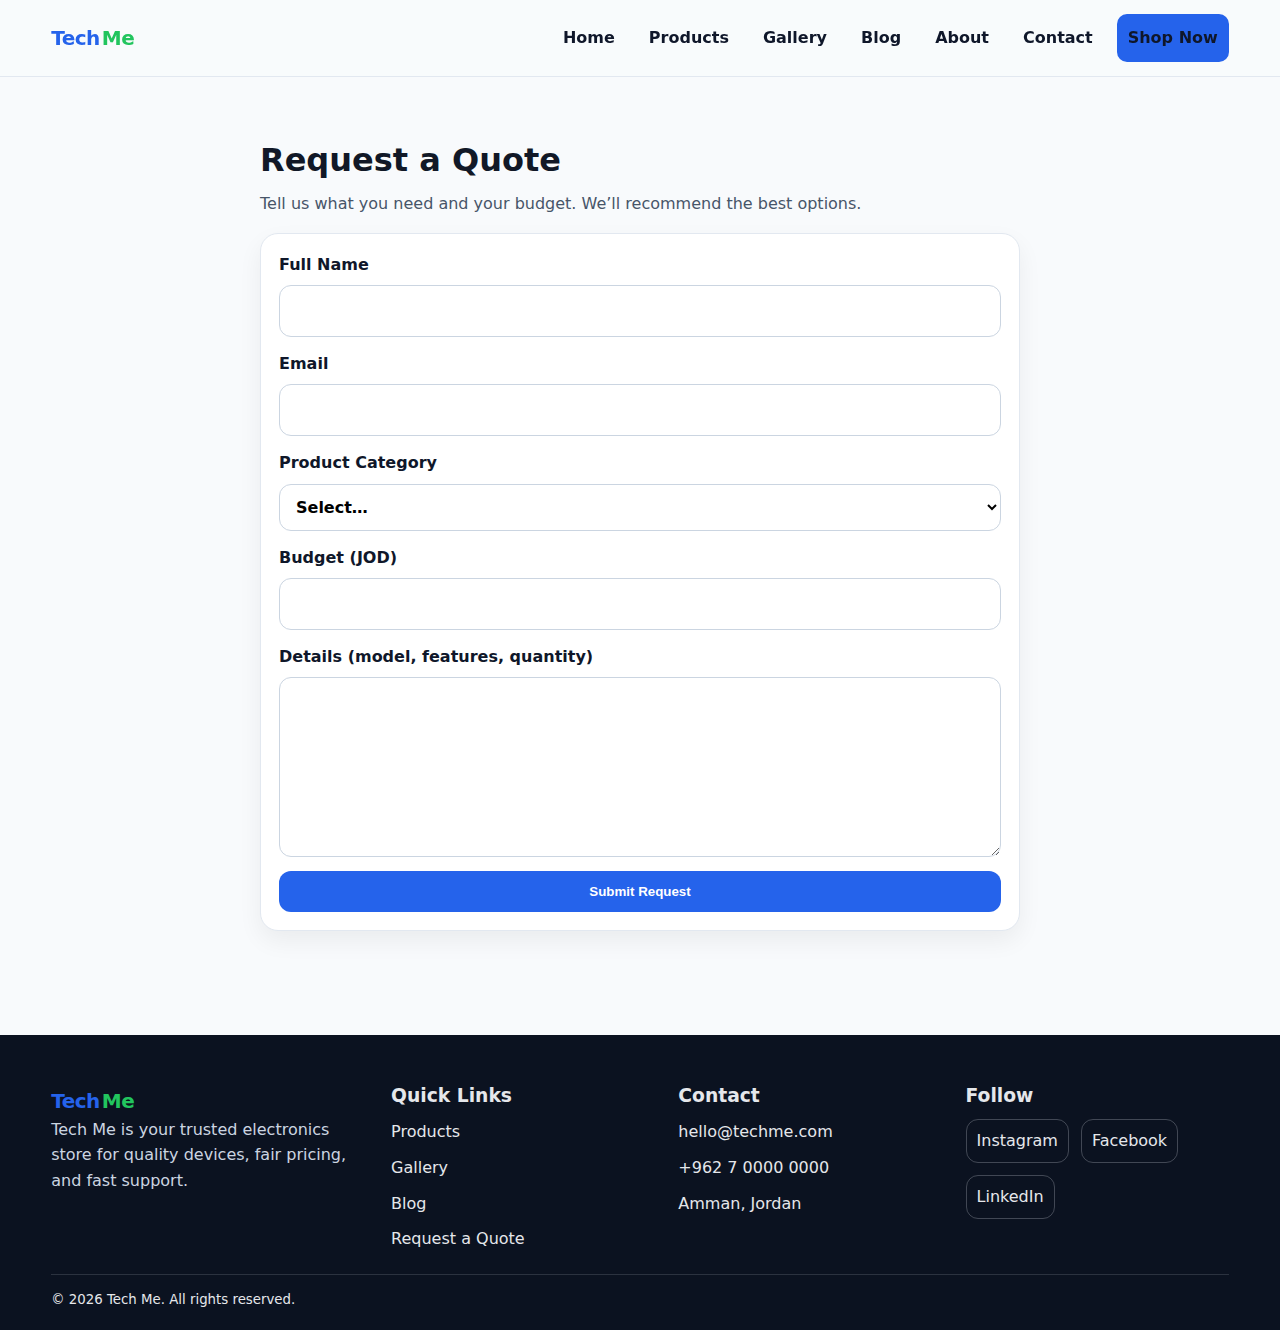
<file: quote.html>
<!doctype html>
<html lang="en">
<head>
  <meta charset="utf-8" />
  <meta name="viewport" content="width=device-width, initial-scale=1" />
  <title>Request a Quote | Tech Me</title>
  <link rel="stylesheet" href="assets/css/style.css" />
  <script defer src="assets/js/main.js"></script>
</head>
<body>

  <header class="site-header">
  <div class="container header-inner">
    <a class="logo" href="index.html" aria-label="Tech Me Home">
      <span class="logo-tech">Tech</span><span class="logo-me">Me</span>
    </a>

    <button class="nav-toggle" aria-expanded="false" aria-controls="primary-nav">
      <span class="sr-only">Open menu</span>
      ☰
    </button>

    <nav id="primary-nav" class="site-nav" aria-label="Primary">
      <a href="index.html">Home</a>
      <a href="products.html">Products</a>
      <a href="gallery.html">Gallery</a>
      <a href="blog.html">Blog</a>
      <a href="about.html">About</a>
      <a href="contact.html">Contact</a>
      <a class="btn btn-primary" href="quote.html">Shop Now</a>
    </nav>
  </div>
</header>


  <main class="section">
    <div class="container narrow">
      <h1>Request a Quote</h1>
      <p class="muted">
        Tell us what you need and your budget. We’ll recommend the best options.
      </p>

      <form class="form" action="#" method="post">
        <label>
          Full Name
          <input type="text" name="name" required />
        </label>

        <label>
          Email
          <input type="email" name="email" required />
        </label>

        <label>
          Product Category
          <select name="category" required>
            <option value="">Select…</option>
            <option>Phones</option>
            <option>Laptops</option>
            <option>Accessories</option>
            <option>Smart Home</option>
          </select>
        </label>

        <label>
          Budget (JOD)
          <input type="number" name="budget" min="0" required />
        </label>

        <label>
          Details (model, features, quantity)
          <textarea name="details" rows="6" required></textarea>
        </label>

        <button class="btn btn-primary" type="submit">Submit Request</button>
      </form>
    </div>
  </main>

  <footer class="site-footer">
  <div class="container footer-grid">
    <div>
      <a class="logo" href="index.html">
        <span class="logo-tech">Tech</span><span class="logo-me">Me</span>
      </a>
      <p class="muted">
        Tech Me is your trusted electronics store for quality devices, fair pricing,
        and fast support.
      </p>
    </div>

    <div>
      <h3>Quick Links</h3>
      <ul class="footer-links">
        <li><a href="products.html">Products</a></li>
        <li><a href="gallery.html">Gallery</a></li>
        <li><a href="blog.html">Blog</a></li>
        <li><a href="quote.html">Request a Quote</a></li>
      </ul>
    </div>

    <div>
      <h3>Contact</h3>
      <ul class="footer-links">
        <li><a href="mailto:hello@techme.com">hello@techme.com</a></li>
        <li><a href="tel:+962700000000">+962 7 0000 0000</a></li>
        <li>Amman, Jordan</li>
      </ul>
    </div>

    <div>
      <h3>Follow</h3>
      <div class="social">
        <a href="#" aria-label="Instagram">Instagram</a>
        <a href="#" aria-label="Facebook">Facebook</a>
        <a href="#" aria-label="LinkedIn">LinkedIn</a>
      </div>
    </div>
  </div>

  <div class="container footer-bottom">
    <small>© <span id="year"></span> Tech Me. All rights reserved.</small>
  </div>
</footer>


</body>
</html>
</file>
<file: assets/css/style.css>
*,
*::before,
*::after { box-sizing: border-box; }

html { scroll-behavior: smooth; }

body {
  margin: 0;
  font-family: system-ui, -apple-system, Segoe UI, Roboto, Arial, sans-serif;
  line-height: 1.6;
  color: #111827;
  background: #F8FAFC;
}

img { max-width: 100%; display: block; }
a { color: inherit; text-decoration: none; }
ul { margin: 0; padding-left: 1.2rem; }
p { margin: 0 0 1rem; }
h1, h2, h3 { line-height: 1.2; margin: 0 0 0.75rem; }
iframe { width: 100%; height: 100%; border: 0; }

/* ---------- Helpers ---------- */
.container {
  width: min(1200px, 92%);
  margin: 0 auto;
}

.narrow { width: min(760px, 92%); margin: 0 auto; }

.section { padding: 64px 0; }
.section.alt { background: #ffffff; }

.muted { color: #475569; }
.lead { font-size: 1.1rem; color: #334155; }

.row {
  display: flex;
  align-items: center;
  justify-content: space-between;
  gap: 12px;
}

.sr-only {
  position: absolute;
  width: 1px;
  height: 1px;
  padding: 0;
  margin: -1px;
  overflow: hidden;
  clip: rect(0, 0, 0, 0);
  border: 0;
}

.page-head { margin-bottom: 24px; }

/* ---------- Logo ---------- */
.logo {
  font-weight: 800;
  letter-spacing: -0.5px;
  font-size: 1.25rem;
  display: inline-flex;
  gap: 2px;
  align-items: baseline;
}
.logo-tech { color: #2563EB; }
.logo-me   { color: #22C55E; }

/* ---------- Buttons ---------- */
.btn {
  display: inline-flex;
  align-items: center;
  justify-content: center;
  gap: 8px;
  padding: 12px 18px;
  border-radius: 12px;
  font-weight: 700;
  border: 1px solid transparent;
  cursor: pointer;
  transition: transform .12s ease, opacity .12s ease, background-color .12s ease, border-color .12s ease;
  user-select: none;
}

.btn:hover { transform: translateY(-1px); }
.btn:active { transform: translateY(0); opacity: 0.92; }

.btn-primary {
  background: #2563EB;
  color: #ffffff;
}
.btn-primary:hover { background: #1D4ED8; }

.btn-outline {
  background: transparent;
  border-color: #CBD5E1;
  color: #0F172A;
}
.btn-outline:hover { border-color: #94A3B8; }

.btn-sm {
  padding: 8px 12px;
  border-radius: 10px;
  font-weight: 700;
  font-size: 0.95rem;
}

.actions { display: flex; gap: 12px; flex-wrap: wrap; margin: 18px 0 0; }

/* ---------- Header / Nav ---------- */
.site-header {
  position: sticky;
  top: 0;
  z-index: 50;
  background: rgba(248, 250, 252, 0.85);
  backdrop-filter: blur(10px);
  border-bottom: 1px solid #E2E8F0;
}

.header-inner {
  display: flex;
  align-items: center;
  justify-content: space-between;
  padding: 14px 0;
  gap: 16px;
}

.site-nav {
  display: flex;
  align-items: center;
  gap: 14px;
}

.site-nav a {
  padding: 10px 10px;
  border-radius: 10px;
  font-weight: 600;
  color: #0F172A;
}
.site-nav a:hover { background: #E2E8F0; }

.nav-toggle {
  display: none;
  border: 1px solid #CBD5E1;
  background: #ffffff;
  border-radius: 12px;
  padding: 10px 12px;
  cursor: pointer;
  font-size: 1.1rem;
}

/* ---------- Hero ---------- */
.hero {
  padding: 72px 0;
  background: linear-gradient(180deg, #ffffff, #F8FAFC);
}

.hero-grid {
  display: grid;
  grid-template-columns: 1.2fr 0.8fr;
  gap: 32px;
  align-items: center;
}

.hero h1 {
  font-size: clamp(2rem, 3.2vw, 3.2rem);
  color: #0F172A;
}

.hero-media img {
  border-radius: 18px;
  border: 1px solid #E2E8F0;
}

.trust-bar {
  display: grid;
  grid-template-columns: repeat(3, minmax(0, 1fr));
  gap: 10px;
  margin-top: 20px;
}

.trust-item {
  background: #ffffff;
  border: 1px solid #E2E8F0;
  border-radius: 14px;
  padding: 12px;
  font-weight: 600;
  color: #0F172A;
}

/* ---------- Grids / Cards ---------- */
.grid { display: grid; gap: 16px; }

.cards-4 { grid-template-columns: repeat(4, minmax(0, 1fr)); }
.products-3 { grid-template-columns: repeat(3, minmax(0, 1fr)); }
.gallery-4 { grid-template-columns: repeat(4, minmax(0, 1fr)); }

.card {
  background: #ffffff;
  border: 1px solid #E2E8F0;
  border-radius: 16px;
  padding: 18px;
  box-shadow: 0 10px 25px rgba(2, 6, 23, 0.06);
}

a.card:hover { border-color: #CBD5E1; }

.product-card {
  background: #ffffff;
  border: 1px solid #E2E8F0;
  border-radius: 16px;
  padding: 16px;
  box-shadow: 0 10px 25px rgba(2, 6, 23, 0.06);
  display: grid;
  gap: 10px;
}

.product-card img {
  border-radius: 14px;
  border: 1px solid #E2E8F0;
  aspect-ratio: 4 / 3;
  object-fit: cover;
}

.price { font-weight: 800; color: #0F172A; }
.price.big { font-size: 1.4rem; }

.checklist { list-style: none; padding-left: 0; }
.checklist li {
  position: relative;
  padding-left: 26px;
  margin: 10px 0;
}
.checklist li::before {
  content: "✓";
  position: absolute;
  left: 0;
  top: 0;
  color: #22C55E;
  font-weight: 900;
}

.filters {
  display: flex;
  gap: 12px;
  flex-wrap: wrap;
  margin: 18px 0 28px;
}

.filters input,
.filters select {
  padding: 12px 12px;
  border-radius: 12px;
  border: 1px solid #CBD5E1;
  background: #ffffff;
  min-width: 220px;
}

/* ---------- Two column layout ---------- */
.two-col {
  display: grid;
  grid-template-columns: 1fr 1fr;
  gap: 28px;
  align-items: start;
}

/* ---------- Product detail ---------- */
.breadcrumb { margin-bottom: 18px; color: #475569; }
.breadcrumb a { color: #2563EB; font-weight: 700; }

.product-detail {
  display: grid;
  grid-template-columns: 1fr 1fr;
  gap: 28px;
  align-items: start;
}

.product-detail img {
  border-radius: 18px;
  border: 1px solid #E2E8F0;
}

.specs {
  padding-left: 1.1rem;
  margin: 0 0 1rem;
}
.specs li { margin: 6px 0; }

/* ---------- Forms ---------- */
.form {
  background: #ffffff;
  border: 1px solid #E2E8F0;
  border-radius: 18px;
  padding: 18px;
  box-shadow: 0 10px 25px rgba(2, 6, 23, 0.06);
  display: grid;
  gap: 14px;
}

.form label {
  display: grid;
  gap: 8px;
  font-weight: 700;
  color: #0F172A;
}

.form input,
.form select,
.form textarea {
  border: 1px solid #CBD5E1;
  border-radius: 12px;
  padding: 12px;
  font: inherit;
  background: #ffffff;
}

.form input:focus,
.form select:focus,
.form textarea:focus {
  outline: 3px solid rgba(37, 99, 235, 0.25);
  border-color: #2563EB;
}

.map-frame, .video-frame {
  border-radius: 18px;
  overflow: hidden;
  border: 1px solid #E2E8F0;
  height: 320px;
  background: #ffffff;
}

.video { display: grid; gap: 12px; }

/* ---------- Blog ---------- */
.blog-card {
  background: #ffffff;
  border: 1px solid #E2E8F0;
  border-radius: 18px;
  padding: 18px;
  box-shadow: 0 10px 25px rgba(2, 6, 23, 0.06);
  display: grid;
  gap: 10px;
}
.blog-card h2 a { color: #0F172A; }
.blog-card h2 a:hover { color: #2563EB; }

/* ---------- Gallery images ---------- */
.gallery-4 img {
  border-radius: 16px;
  border: 1px solid #E2E8F0;
  aspect-ratio: 1 / 1;
  object-fit: cover;
}

/* ---------- Footer ---------- */
.site-footer {
  background: #0B1220;
  color: #E5E7EB;
  padding: 50px 0 20px;
  margin-top: 40px;
}

.footer-grid {
  display: grid;
  grid-template-columns: 1.2fr 1fr 1fr 1fr;
  gap: 24px;
  align-items: start;
}

.site-footer .muted { color: #CBD5E1; }

.footer-links {
  list-style: none;
  padding-left: 0;
  margin: 0;
  display: grid;
  gap: 10px;
}

.footer-links a { color: #E5E7EB; }
.footer-links a:hover { color: #38BDF8; }

.social { display: flex; gap: 12px; flex-wrap: wrap; }
.social a {
  padding: 8px 10px;
  border: 1px solid rgba(226, 232, 240, 0.25);
  border-radius: 12px;
}
.social a:hover { border-color: rgba(56, 189, 248, 0.9); }

.footer-bottom {
  border-top: 1px solid rgba(226, 232, 240, 0.15);
  margin-top: 22px;
  padding-top: 14px;
  display: flex;
  justify-content: space-between;
  align-items: center;
}

/* ---------- Responsive ---------- */
@media (max-width: 980px) {
  .hero-grid { grid-template-columns: 1fr; }
  .trust-bar { grid-template-columns: 1fr; }
  .two-col { grid-template-columns: 1fr; }
  .product-detail { grid-template-columns: 1fr; }
  .cards-4 { grid-template-columns: repeat(2, minmax(0, 1fr)); }
  .products-3 { grid-template-columns: repeat(2, minmax(0, 1fr)); }
  .gallery-4 { grid-template-columns: repeat(2, minmax(0, 1fr)); }
  .footer-grid { grid-template-columns: 1fr 1fr; }
}

@media (max-width: 680px) {
  .section { padding: 48px 0; }
  .cards-4, .products-3, .gallery-4 { grid-template-columns: 1fr; }
  .footer-grid { grid-template-columns: 1fr; }

  .nav-toggle { display: inline-flex; }
  .site-nav {
    display: none;
    position: absolute;
    top: 62px;
    right: 4%;
    left: 4%;
    background: #ffffff;
    border: 1px solid #E2E8F0;
    border-radius: 18px;
    padding: 12px;
    box-shadow: 0 20px 50px rgba(2, 6, 23, 0.12);
    flex-direction: column;
    align-items: stretch;
    gap: 8px;
  }
  .site-nav a { padding: 12px 12px; }
  .site-nav.open { display: flex; }
}
</file>
